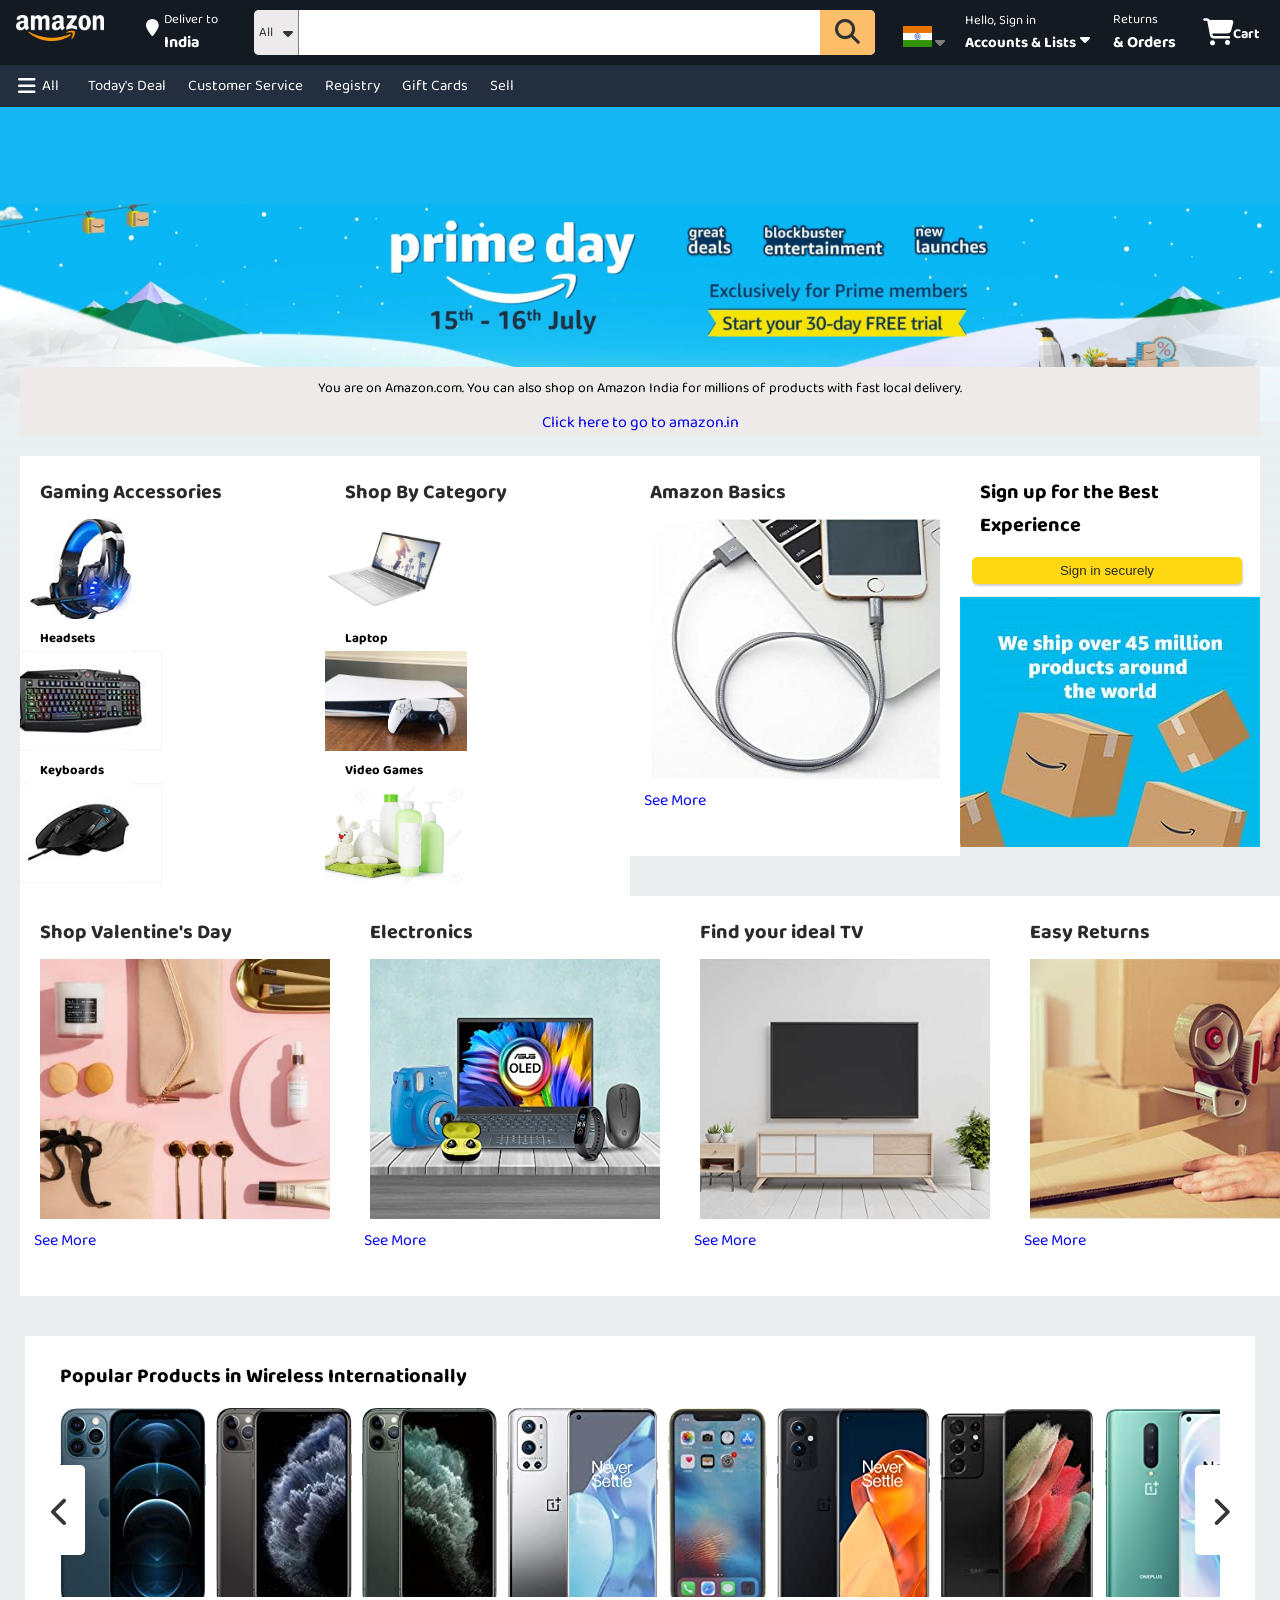
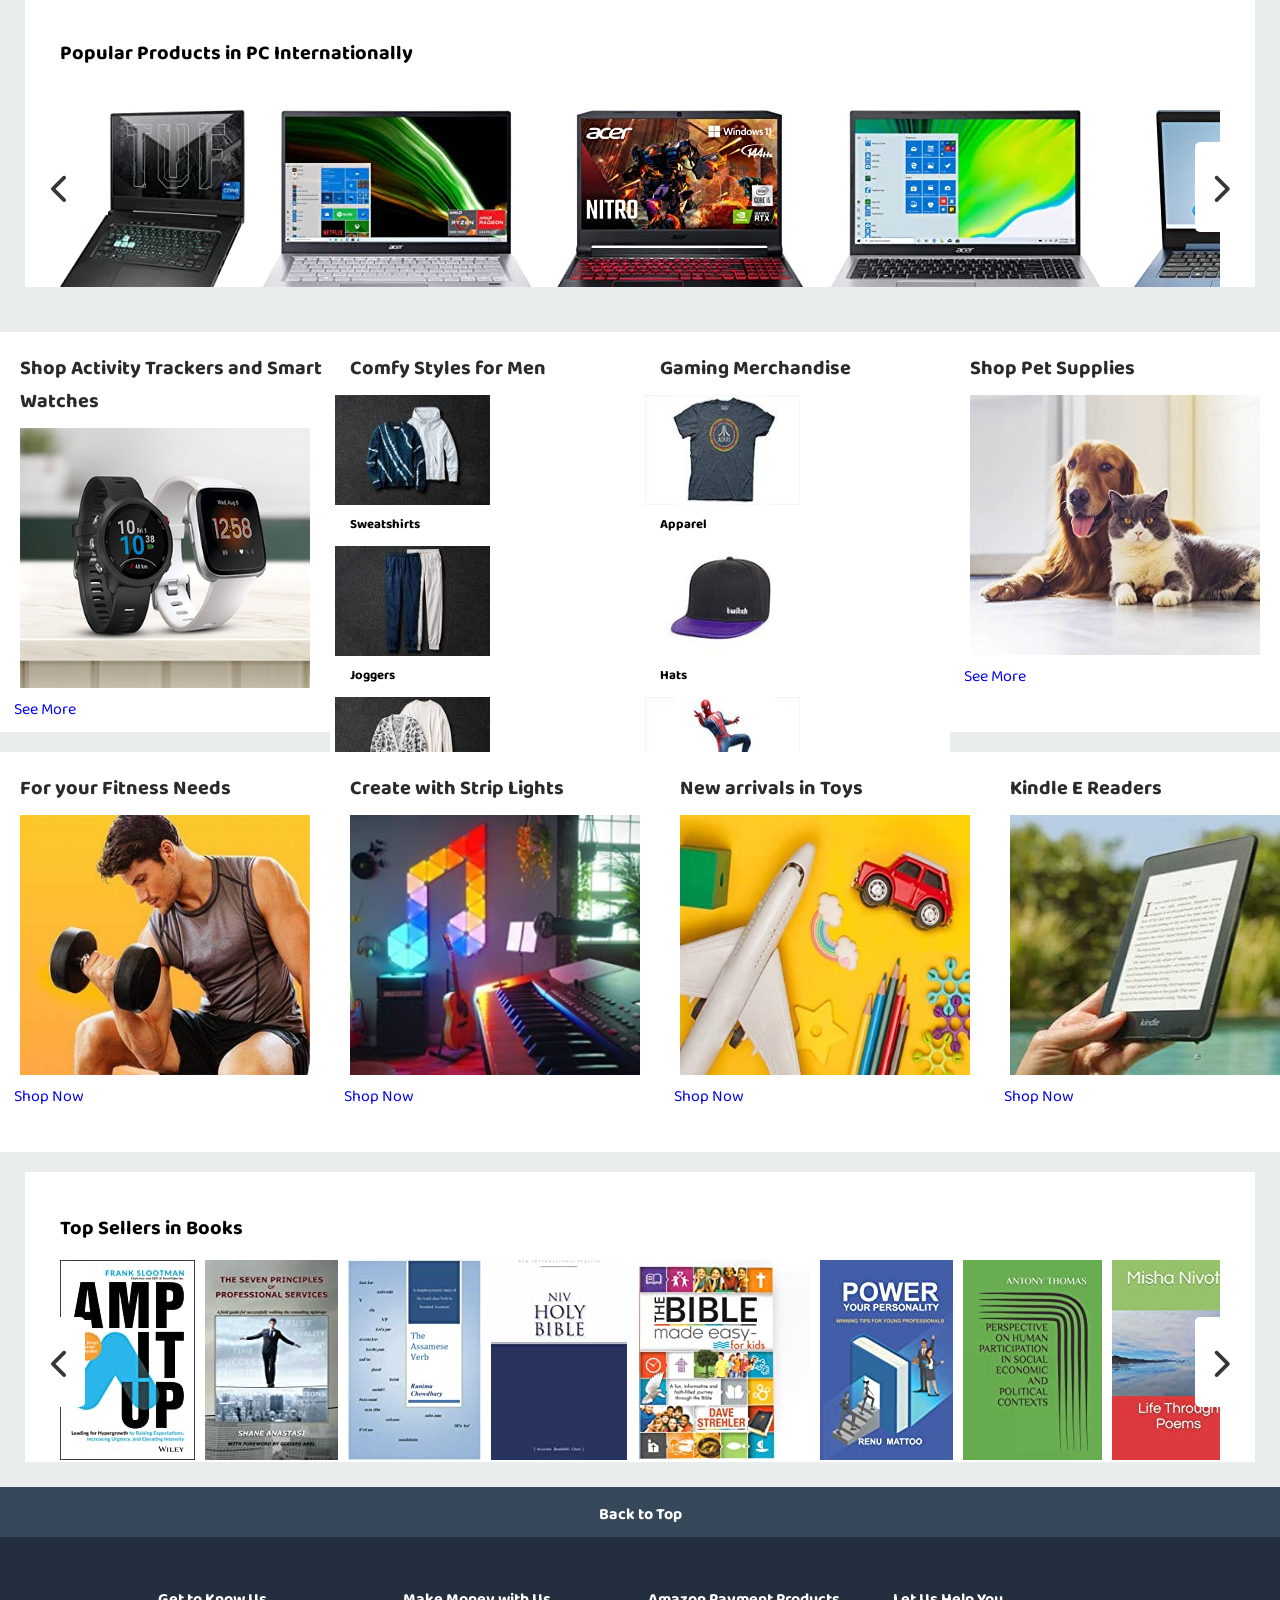
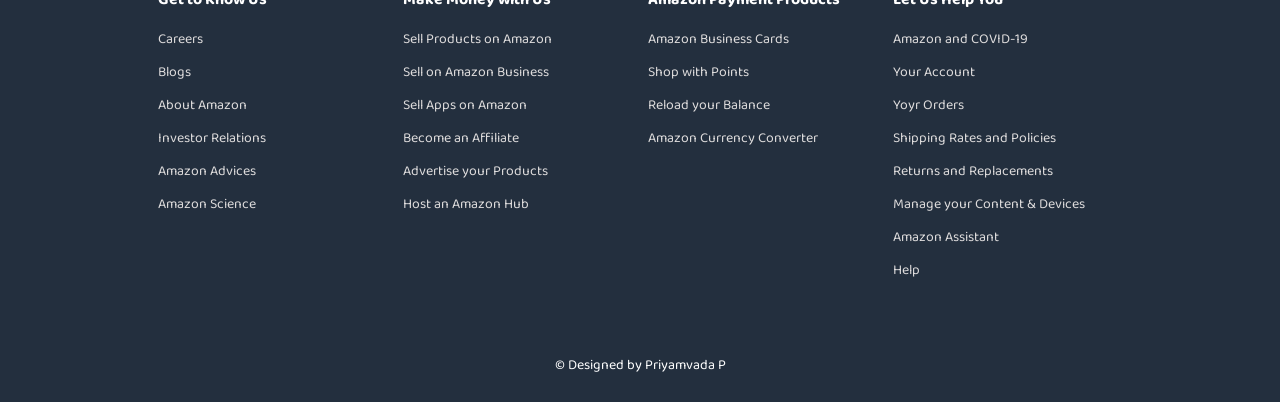
<file: Assignment 2/Amazon clone/index.html>
<!DOCTYPE html>
<html lang="en">
<head>
    <meta charset="UTF-8">
    <meta http-equiv="X-UA-Compatible" content="IE=edge">
    <meta name="viewport" content="width=device-width, initial-scale=1.0">
    <link rel="stylesheet" href="style.css">
    <link rel="stylesheet" href="https://cdnjs.cloudflare.com/ajax/libs/font-awesome/6.2.0/css/all.min.css" integrity="sha512-xh6O/CkQoPOWDdYTDqeRdPCVd1SpvCA9XXcUnZS2FmJNp1coAFzvtCN9BmamE+4aHK8yyUHUSCcJHgXloTyT2A==" crossorigin="anonymous" referrerpolicy="no-referrer" />
    <title>Amazon.com-Shop Online</title>
</head>
<body>
    <div class="sidebar">
        <div class="hdn-head">
            <h2>Hello, Sign in</h2>
        </div>
        <div class="hdn-content">
            <h3>Digital Content & Devices</h3>
            <ul>
                <div>
                    <li>Amazon Music</li><i class="fa-solid fa-angle-right"></i>
                </div>
                <div>
                    <li>Kindle E-Readers & Books</li><i class="fa-solid fa-angle-right"></i>
                </div>
                <div>
                    <li>Appstore for Android</li><i class="fa-solid fa-angle-right"></i>
                </div>
            </ul>
            <div class="line"></div>
        </div>
        <div class="hdn-content">
            <h3>Shop By Department</h3>
            <ul>
                <div>
                    <li>Electronics</li><i class="fa-solid fa-angle-right"></i>
                </div>
                <div>
                    <li>Computers</li><i class="fa-solid fa-angle-right"></i>
                </div>
                <div>
                    <li>Smart Homes</li><i class="fa-solid fa-angle-right"></i>
                </div>
                <div>
                    <li>Arts & Crafts</li><i class="fa-solid fa-angle-right"></i>
                </div>
            </ul>
            <div class="line"></div>
        </div>
        <div class="hdn-content">
            <h3>Programs & Features</h3>
            <ul>
                <div>
                    <li>Gift Cards & Mobile Recharges</li><i class="fa-solid fa-angle-right"></i>
                </div>
                <div>
                    <li>Flight Tickets</li><i class="fa-solid fa-angle-right"></i>
                </div>
                <div>
                    <li>Clearance Store</li><i class="fa-solid fa-angle-right"></i>
                </div>
            </ul>
            <div class="line"></div>
        </div>
    </div>
    <i class="fa-solid fa-xmark"></i>
    <div class="triangle"><i class="fa-solid fa-triangle"></i></div>
        <div class="hdn-sign">
            <div class="hdn-table">
                <div>
                    <h3>Your Lists</h3>
                    <ul>
                        <li>Create a List</li>
                        <li>Find a List & Registry</li>
                        <li>Amazon Smile Charity Lists</li>
                    </ul>
                </div>
                <div class="hdn-line"></div>
                <div>
                    <h3>Your Account</h3>
                    <ul>
                        <li>Account</li>
                        <li>Orders</li>
                        <li>Recommendations</li>
                        <li>Browsing History</li>
                        <li>Watchlist</li>
                        <li>Video Purchases</li>
                        <li>Kindle Unlimited</li>
                        <li>Content & Devices</li>
                        <li>Subscribe & Save Items</li>
                        <li>Membership</li>
                        <li>Music Library</li>
                    </ul>
                </div>
            </div>
        </div>
    <div class="black"></div>
    <header>
        <div class="first">
            <div class="flex logo">
            <a href="#"><img src="images/logo.png" alt=""></a>
            <div class="map flex">
                <i class="fas fa-map-marker"></i>
                <div>
                    <span>Deliver to</span>
                    <span>India</span>
                </div>
            </div>
        </div>
        <div class="flex input">
            <div>
                <span>All</span>
                <i class="fas fa-caret-down"></i>
            </div>
            <input type="text">
            <i class="fas fa-search"></i>
        </div>
        <div class="flex right">
            <div class="flex lang">
                <img src="images/indiaflag.png" alt="">
                <i class="fas fa-caret-down"></i>
            </div>
            <div class="sign">
                <span>Hello, Sign in</span>
                <div class="flex ac">
                    <span>Accounts & Lists</span>
                    <i class="fas fa-caret-down"></i>
                </div>
            </div>
            <div class="sign">
                <span>Returns</span>
                <span>& Orders</span>
            </div>
            <div class="flex cart">
                <i class="fas fa-shopping-cart"></i>
                <span class="ca">Cart</span>
            </div>
        </div>
    </div>
    <div class="second">
        <div class="second-1">
            <div>
                <i class="fas fa-bars"></i>
                <span>All</span>
            </div>
        </div>
        <div class="second-2">
            <ul>
                <li>Today's Deal</li>
                <li>Customer Service</li>
                <li>Registry</li>
                <li>Gift Cards</li>
                <li>Sell</li>
            </ul>
        </div>
        
    </div>
    </header>
    <section class="sec-1">
        <div class="container">
            <div class="container-1">
                <div class="para">
                    <p>You are on Amazon.com. You can also shop on Amazon India for millions of products with fast local delivery.</p><a href="https://www.amazon.in/?&ext_vrnc=hi&tag=googhydrabk1-21&ref=pd_sl_nxqtetlae_e&adgrpid=60571832564&hvpone=&hvptwo=&hvadid=486453138860&hvpos=&hvnetw=g&hvrand=12535176714638732243&hvqmt=e&hvdev=c&hvdvcmdl=&hvlocint=&hvlocphy=9061830&hvtargid=kwd-296458789801&hydadcr=14452_2154371&gclid=Cj0KCQjwnvOaBhDTARIsAJf8eVNJ6D0_UEAgzp9_IEK8-AtbwjPY81k1murdrRDI1PsbLEmGdhyqKDMaArp9EALw_wcB">Click here to go to amazon.in</a>
                </div>
                <div class="product-comp">
                    <div class="box">
                        <h3>Gaming Accessories</h3>
                        <div class="box-a">
                            <div>
                                <img src="images/ga1.jpg" alt="">
                                <span>Headsets</span>
                            </div>
                            <div>
                                <img src="images/ga2.jpg" alt="">
                                <span>Keyboards</span>
                            </div>
                            <div>
                                <img src="images/ga3.jpg" alt="">
                                <span>Computer mice</span>
                            </div>
                            <div>
                                <img src="images/ga4.jpg" alt="">
                                <span>Chairs</span>
                            </div>
                        </div>
                        <a href="#">See More</a>
                    </div>
                    <div class="box">
                        <h3>Shop By Category</h3>
                        <div class="box-a">
                            <div>
                                <img src="images/sc1.jpg" alt="">
                                <span>Laptop</span>
                            </div>
                            <div>
                                <img src="images/sc2.jpg" alt="">
                                <span>Video Games</span>
                            </div>
                            <div>
                                <img src="images/sc3.jpg" alt="">
                                <span>Baby</span>
                            </div>
                            <div>
                                <img src="images/sc4.jpg" alt="">
                                <span>Toy & Games</span>
                            </div>
                        </div>
                        <a href="#">Shop Now</a>
                    </div>
                    <div class="box box-c">
                        <h3>Amazon Basics</h3>
                        <div>
                            <img src="images/amazon basics.jpg" alt="">
                        </div>
                        <a href="#">See More</a>
                    </div>
                    <div class="box-b">
                       <div class="best">
                        <h3>Sign up for the Best Experience</h3>
                        <button>Sign in securely</button>
                       </div>
                       <div>
                        <img src="images/banner.jpg" alt="">
                       </div>
                    </div>
                </div>
                <div class="product-comp">
                    <div class="box box-c">
                        <h3>Shop Valentine's Day</h3>
                        <div>
                            <img src="images/shop valentine's.jpg" alt="">
                        </div>
                        <a href="#">See More</a>
                    </div>
                    <div class="box box-c">
                        <h3>Electronics</h3>
                        <div>
                            <img src="images/electronics.jpg" alt="">
                        </div>
                        <a href="#">See More</a>
                    </div>
                    <div class="box box-c">
                        <h3>Find your ideal TV</h3>
                        <div>
                            <img src="images/find your deal.jpg" alt="">
                        </div>
                        <a href="#">See More</a>
                    </div>
                    <div class="box box-c">
                        <h3>Easy Returns</h3>
                        <div>
                            <img src="images/easy return.jpg" alt="">
                        </div>
                        <a href="#">See More</a>
                    </div>
                </div>
            </div>
            <div class="slider">
                <div class="image-box">
                    <div class="slide">
                        <img src="images/si6.jpg" alt="">
                    </div>
                    <div class="slide">
                        <img src="images/si2.jpg" alt="">
                    </div>
                    <div class="slide">
                        <img src="images/si3.jpg" alt="">
                    </div>
                    <div class="slide">
                        <img src="images/si4.jpg" alt="">
                    </div>
                </div>
            </div>
        </div>
    </section>
    <section class="sec-2">
        <h3>Popular Products in Wireless Internationally</h3>
        <div class="slide-sec">
            <div class="l-btn"><i class="fa-solid fa-chevron-left"></i></div>
            <div class="r-btn"><i class="fa-solid fa-chevron-right"></i></div>
            <h3>Popular Products in Wireless Internationally</h3>
            <ul class="product-slide">
                <li><img src="images/pinter1.jpg" alt=""></li>
                <li><img src="images/pinter2.jpg" alt=""></li>
                <li><img src="images/pinter3.jpg" alt=""></li>
                <li><img src="images/pinter4.jpg" alt=""></li>
                <li><img src="images/pinter5.jpg" alt=""></li>
                <li><img src="images/pinter6.jpg" alt=""></li>
                <li><img src="images/pinter7.jpg" alt=""></li>
                <li><img src="images/pinter8.jpg" alt=""></li>
                <li><img src="images/pinter9.jpg" alt=""></li>
                <li><img src="images/pinter10.jpg" alt=""></li>
                <li><img src="images/pinter11.jpg" alt=""></li>
                <li><img src="images/pinter12.jpg" alt=""></li>
                <li><img src="images/pinter13.jpg" alt=""></li>
                <li><img src="images/pinter14.jpg" alt=""></li>
                <li><img src="images/pinter15.jpg" alt=""></li>
            </ul>
        </div>
    </section>
    <section class="sec-2">
        <!-- <h3>Popular Products in Wirelessly Internationally</h3> -->
        <div class="slide-sec">
            <div class="l-btn btn-1b"><i class="fa-solid fa-chevron-left"></i></div>
            <div class="r-btn btn-1a"><i class="fa-solid fa-chevron-right"></i></div>
             <h3>Popular Products in PC Internationally</h3>
            <ul class="product-slide product-slide-1">
                <li><img src="images/pc2.jpg" alt=""></li>
                <li><img src="images/pc3.jpg" alt=""></li>
                <li><img src="images/pc4.jpg" alt=""></li>
                <li><img src="images/pc5.jpg" alt=""></li>
                <li><img src="images/pc6.jpg" alt=""></li>
                <li><img src="images/pc7.jpg" alt=""></li>
                <li><img src="images/pc8.jpg" alt=""></li>
                <li><img src="images/pc9.jpg" alt=""></li>
                <li><img src="images/pc10.jpg" alt=""></li>
                <li><img src="images/pc11.jpg" alt=""></li>
                <li><img src="images/pc12.jpg" alt=""></li>
                <li><img src="images/pc13.jpg" alt=""></li>
                <li><img src="images/pc14.jpg" alt=""></li>
                <li><img src="images/pc15.jpg" alt=""></li>
            </ul>
        </div>
    </section>
    <div class="product-comp">
        <div class="box box-c">
            <h3>Shop Activity Trackers and Smart Watches</h3>
            <div>
                <img src="images/watch.jpg" alt="">
            </div>
            <a href="#">See More</a>
        </div>
        <div class="box box-d">
            <h3>Comfy Styles for Men</h3>
            <div class="box-a">
                <div>
                    <img src="images/cm1.jpg" alt="">
                    <span>Sweatshirts</span>
                </div>
                <div>
                    <img src="images/cm2.jpg" alt="">
                    <span>Joggers</span>
                </div>
                <div>
                    <img src="images/cm3.jpg" alt="">
                    <span>Cardigans</span>
                </div>
                <div>
                    <img src="images/cm4.jpg" alt="">
                    <span>Easy Tees</span>
                </div>
            </div>
            <a href="#">See More</a>
        </div>
        <div class="box box-d">
            <h3>Gaming Merchandise</h3>
            <div class="box-a">
                <div>
                    <img src="images/gm1.jpg" alt="">
                    <span>Apparel</span>
                </div>
                <div>
                    <img src="images/gm2.jpg" alt="">
                    <span>Hats</span>
                </div>
                <div>
                    <img src="images/gm3.jpg" alt="">
                    <span>Action Figures</span>
                </div>
                <div>
                    <img src="images/gm4.jpg" alt="">
                    <span>Mugs</span>
                </div>
            </div>
            <a href="#">See More</a>
        </div>
        <div class="box box-c">
            <h3>Shop Pet Supplies</h3>
            <div>
                <img src="images/pets.jpg" alt="">
            </div>
            <a href="#">See More</a>
        </div>        
        
    </div>
    <div class="product-comp">
        <div class="box box-c">
            <h3>For your Fitness Needs</h3>
            <div>
                <img src="images/fitness.jpg" alt="">
            </div>
            <a href="#">Shop Now</a>
        </div>  
        <div class="box box-c">
            <h3>Create with Strip Lights</h3>
            <div>
                <img src="images/light.jpg" alt="">
            </div>
            <a href="#">Shop Now</a>
        </div>  
        <div class="box box-c">
            <h3>New arrivals in Toys</h3>
            <div>
                <img src="images/craft.jpg" alt="">
            </div>
            <a href="#">Shop Now</a>
        </div>  
        <div class="box box-c">
            <h3>Kindle E Readers</h3>
            <div>
                <img src="images/reader.jpg" alt="">
            </div>
            <a href="#">Shop Now</a>
        </div>  
    </div>
    <section class="sec-2">
        <!-- <h3>Popular Products in Wirelessly Internationally</h3> -->
        <div class="slide-sec">
            <div class="l-btn btn-1c"><i class="fa-solid fa-chevron-left"></i></div>
            <div class="r-btn btn-1d"><i class="fa-solid fa-chevron-right"></i></div>
             <h3>Top Sellers in Books</h3>
            <ul class="product-slide product-slide-2">
                <li><img src="images/b1.jpg" alt=""></li>
                <li><img src="images/b2.jpg" alt=""></li>
                <li><img src="images/b3.jpg" alt=""></li>
                <li><img src="images/b4.jpg" alt=""></li>
                <li><img src="images/b5.jpg" alt=""></li>
                <li><img src="images/b6.jpg" alt=""></li>
                <li><img src="images/b7.jpg" alt=""></li>
                <li><img src="images/b8.jpg" alt=""></li>
                <li><img src="images/b9.jpg" alt=""></li>
                <li><img src="images/b10.jpg" alt=""></li>
            </ul>
        </div>
    </section>
    <section class="footer">
        <div class="backtop">
            <span>Back to Top</span>
        </div>
        <div class="detail">
            <div class="table">
                <div>
                    <div class="t-head">Get to Know Us</div>
                    <ul>
                        <li>Careers</li>
                        <li>Blogs</li>
                        <li>About Amazon</li>
                        <li>Investor Relations</li>
                        <li>Amazon Advices</li>
                        <li>Amazon Science</li>
                    </ul>
                </div>
            
                <div>
                    <div class="t-head">Make Money with Us</div>
                    <ul>
                        <li>Sell Products on Amazon</li>
                        <li>Sell on Amazon Business</li>
                        <li>Sell Apps on Amazon</li>
                        <li>Become an Affiliate</li>
                        <li>Advertise your Products</li>
                        <li>Host an Amazon Hub</li>
                    </ul>
                </div>
            
           
                <div>
                    <div class="t-head">Amazon Payment Products</div>
                    <ul>
                        <li>Amazon Business Cards</li>
                        <li>Shop with Points</li>
                        <li>Reload your Balance</li>
                        <li>Amazon Currency Converter</li>
                    </ul>
                </div>
            
            
                <div>
                    <div class="t-head">Let Us Help You</div>
                    <ul>
                        <li>Amazon and COVID-19</li>
                        <li>Your Account</li>
                        <li>Yoyr Orders</li>
                        <li>Shipping Rates and Policies</li>
                        <li>Returns and Replacements</li>
                        <li>Manage your Content & Devices</li>
                        <li>Amazon Assistant</li>
                        <li>Help</li>
                    </ul>
                </div>
            </div>
        </div>
        <div class="line"></div>
        <div class="copy">
            <span>&copy; Designed by Priyamvada P</span>
        </div>
    </section>
    <script src="app.js"></script>
</body>
</html>
</file>
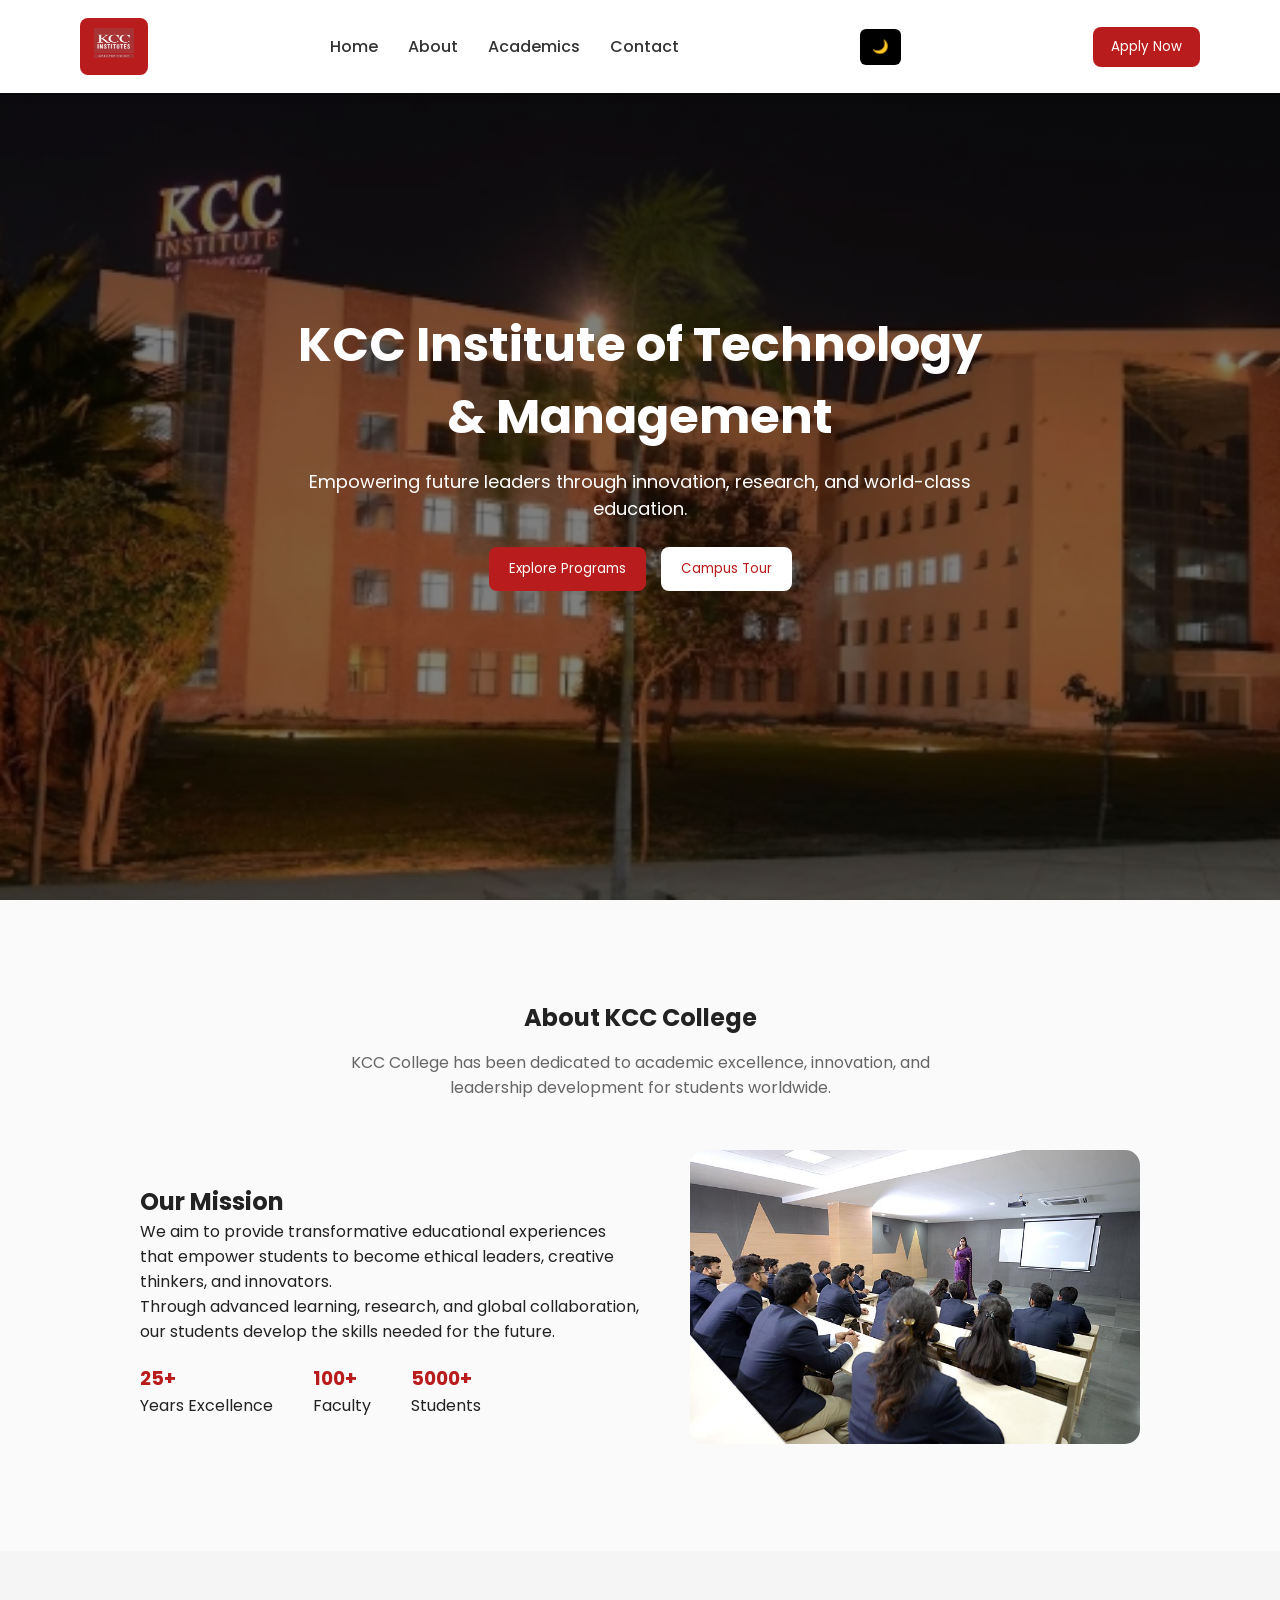
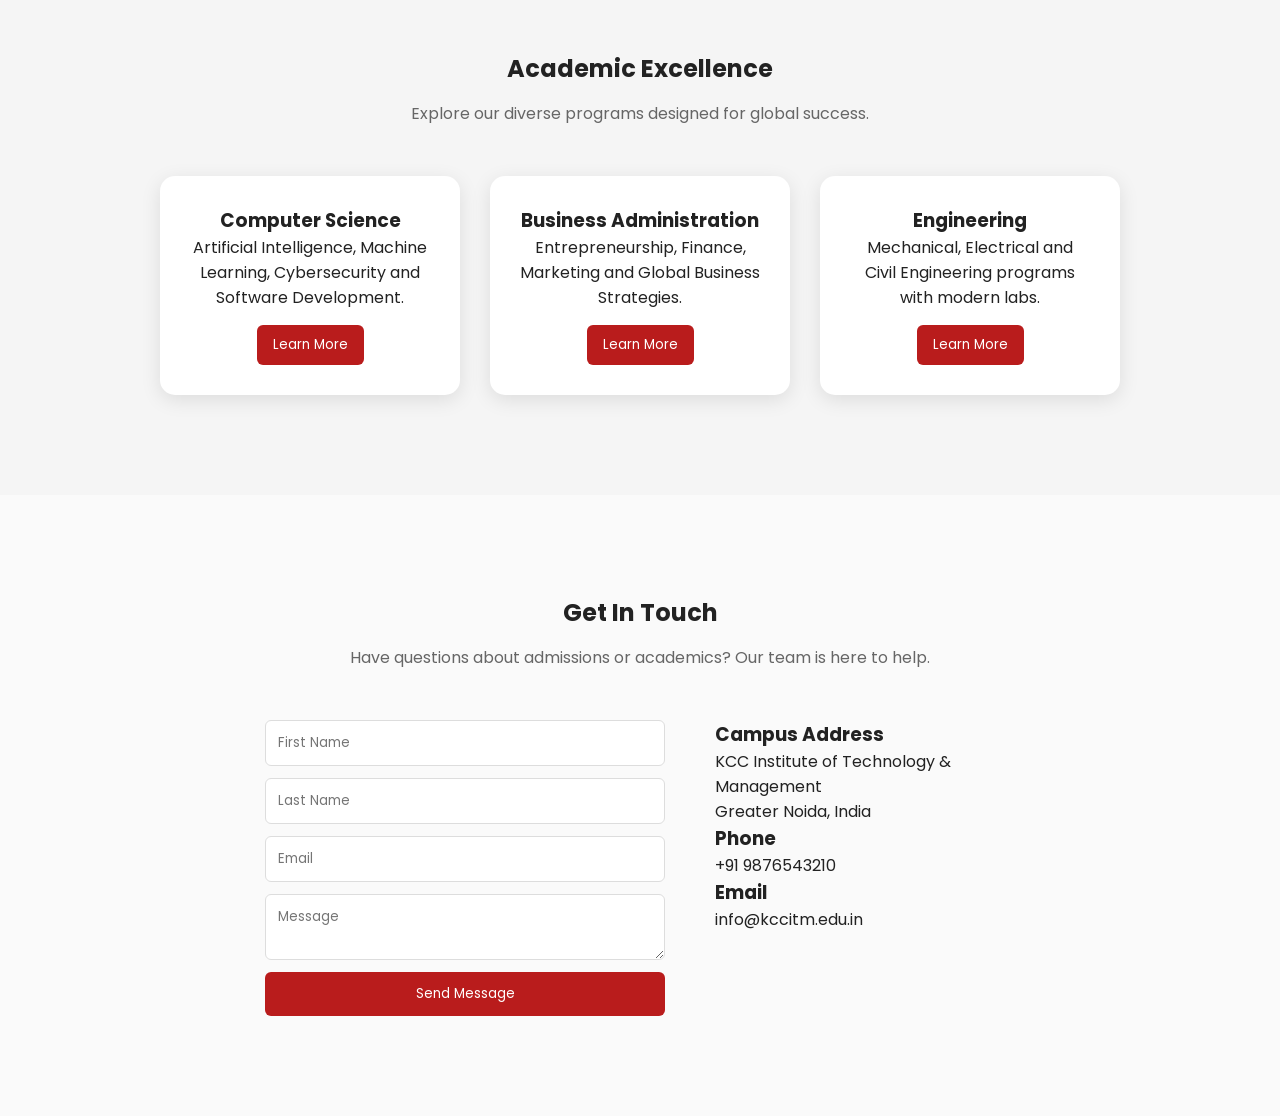
<file: Assignment 3/College website/index.html>
<!DOCTYPE html>
<html lang="en">

<head>
<meta charset="UTF-8">
<meta name="viewport" content="width=device-width, initial-scale=1.0">

<title>KCC College</title>

<link rel="stylesheet" href="style.css">

<link href="https://fonts.googleapis.com/css2?family=Poppins:wght@300;400;500;600;700&display=swap" rel="stylesheet">

</head>


<body>

<!-- NAVBAR -->

<header>

<nav class="navbar">

<div class="logo">
<div class="logo-box">
    <img src="kcc-logo.webp" alt="KCC Logo">
    </div>
</div>

<ul class="nav-links">
<li><a href="#hero">Home</a></li>
<li><a href="#about">About</a></li>
<li><a href="#academics">Academics</a></li>
<li><a href="#contact">Contact</a></li>
</ul>
<button id="darkModeToggle">🌙</button>
<button class="apply-btn">Apply Now</button>

</nav>

</header>



<!-- HERO SECTION -->

<section id="hero" class="hero">

<div class="hero-content">

<h1>KCC Institute of Technology & Management</h1>

<p>
Empowering future leaders through innovation,
research, and world-class education.
</p>

<div class="hero-buttons">
<button class="primary-btn">Explore Programs</button>
<button class="secondary-btn">Campus Tour</button>
</div>

</div>

</section>



<!-- ABOUT -->

<section id="about" class="about">

<h1>About KCC College</h1>

<p class="subtitle">
KCC College has been dedicated to academic excellence,
innovation, and leadership development for students worldwide.
</p>

<div class="about-container">

<div class="about-text">

<h2>Our Mission</h2>

<p>
We aim to provide transformative educational experiences
that empower students to become ethical leaders,
creative thinkers, and innovators.
</p>

<p>
Through advanced learning, research, and global collaboration,
our students develop the skills needed for the future.
</p>

<div class="stats">

<div>
<h3>25+</h3>
<p>Years Excellence</p>
</div>

<div>
<h3>100+</h3>
<p>Faculty</p>
</div>

<div>
<h3>5000+</h3>
<p>Students</p>
</div>

</div>

</div>

<div class="about-img">

<img src="saminar-room.jpg">

</div>

</div>

</section>



<!-- ACADEMICS -->

<section id="academics" class="academics">

<h1>Academic Excellence</h1>

<p class="subtitle">
Explore our diverse programs designed for global success.
</p>

<div class="programs">

<div class="program-card">

<h3>Computer Science</h3>

<p>
Artificial Intelligence, Machine Learning,
Cybersecurity and Software Development.
</p>

<button>Learn More</button>

</div>


<div class="program-card">

<h3>Business Administration</h3>

<p>
Entrepreneurship, Finance, Marketing
and Global Business Strategies.
</p>

<button>Learn More</button>

</div>


<div class="program-card">

<h3>Engineering</h3>

<p>
Mechanical, Electrical and Civil Engineering
programs with modern labs.
</p>

<button>Learn More</button>

</div>

</div>

</section>



<!-- CONTACT -->

<section id="contact" class="contact">

<h1>Get In Touch</h1>

<p class="subtitle">
Have questions about admissions or academics?
Our team is here to help.
</p>

<div class="contact-container">

<div class="contact-form">

<input type="text" placeholder="First Name">

<input type="text" placeholder="Last Name">

<input type="email" placeholder="Email">

<textarea placeholder="Message"></textarea>

<button>Send Message</button>

</div>


<div class="contact-info">

<h3>Campus Address</h3>
<p>KCC Institute of Technology & Management<br>Greater Noida, India</p>

<h3>Phone</h3>
<p>+91 9876543210</p>

<h3>Email</h3>
<p>info@kccitm.edu.in</p>

</div>

</div>

</section>
<script>
    
const toggle = document.getElementById("darkModeToggle");

toggle.addEventListener("click", () => {
document.body.classList.toggle("dark-mode");
});

</script>



</body>
</html>
</file>
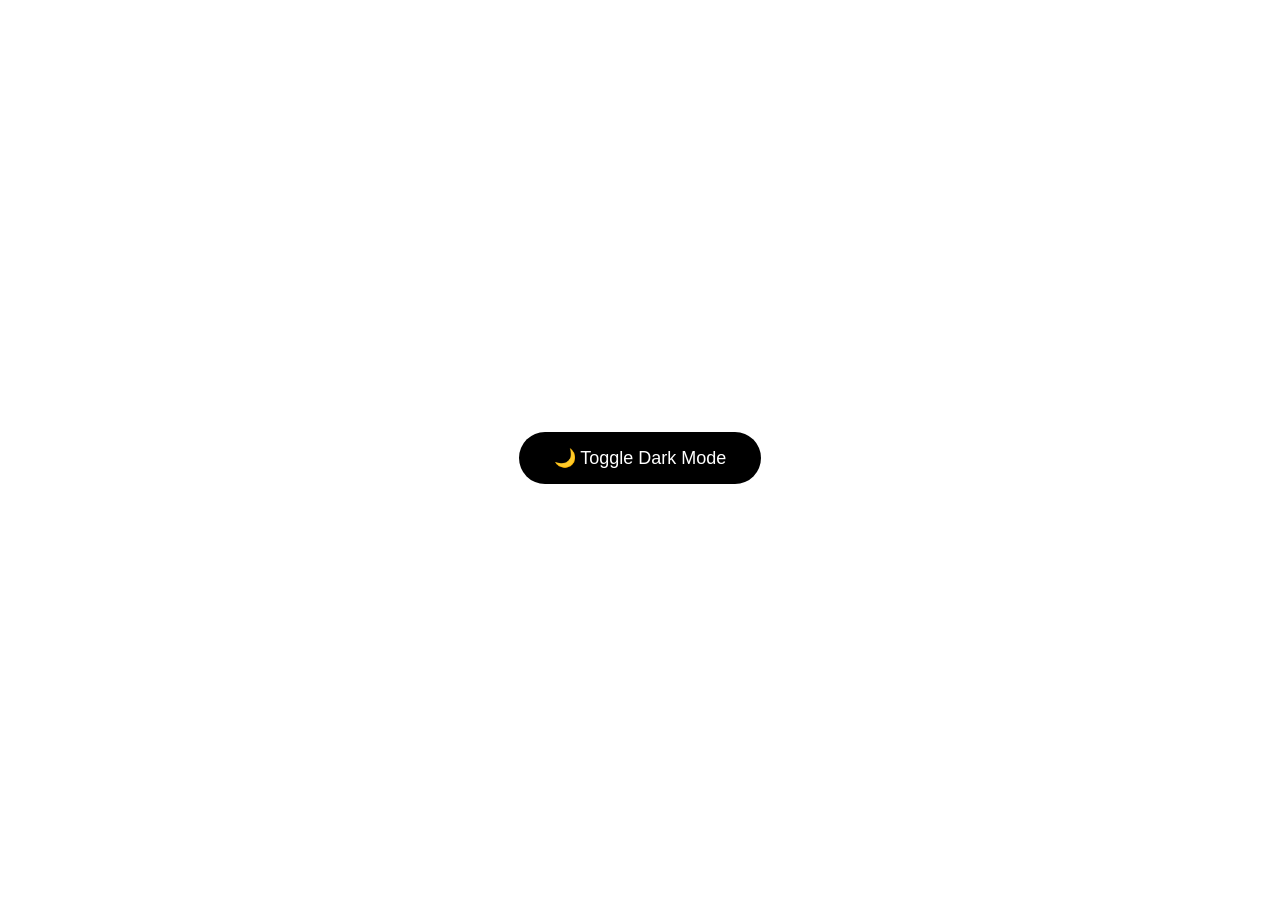
<file: Assignment 4/dark-mode-toggle/index.html>
<!DOCTYPE html>
<html lang="en">
<head>
    <meta charset="UTF-8">
    <meta name="viewport" content="width=device-width, initial-scale=1.0">
    <title>Document</title>
    <link rel="stylesheet" href="style.css">
</head>
<body>
    <button id="darkModeToggle">🌙 Toggle Dark Mode</button>
<script>
const toggle = document.getElementById("darkModeToggle");

/* Check saved theme */
if(localStorage.getItem("theme") === "dark"){
    document.body.classList.add("dark-mode");
}

/* Toggle theme */
toggle.addEventListener("click", () => {
    document.body.classList.toggle("dark-mode");

    if(document.body.classList.contains("dark-mode")){
        localStorage.setItem("theme","dark");
    }else{
        localStorage.setItem("theme","light");
    }
});
</script>
</body>
</html>
</file>
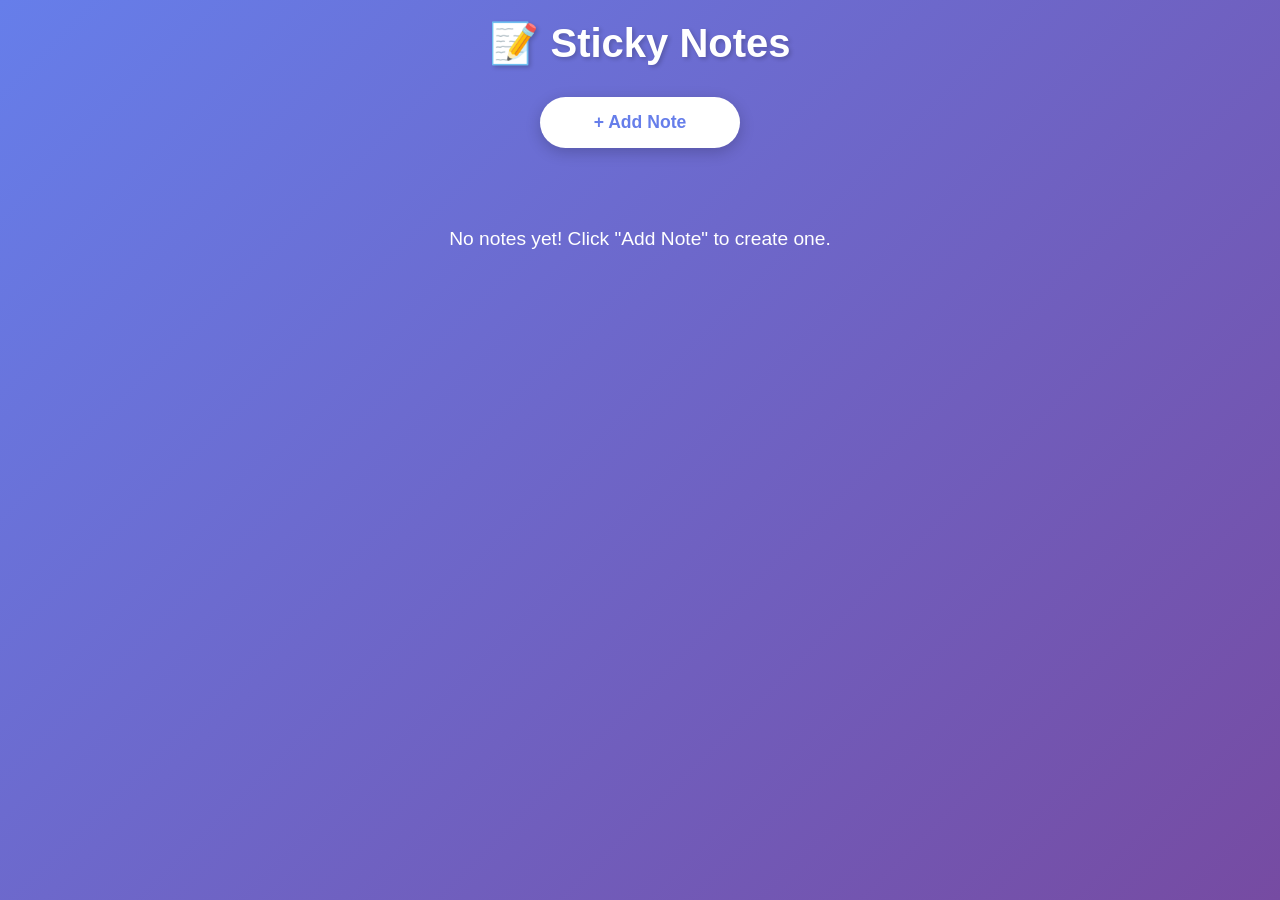
<file: Assignment 5/Sticky-note/index.html>
<!DOCTYPE html>
<html lang="en">
<head>
    <meta charset="UTF-8">
    <meta name="viewport" content="width=device-width, initial-scale=1.0">
    <title>Sticky Notes</title>
    <style>
        * {
            margin: 0;
            padding: 0;
            box-sizing: border-box;
        }

        body {
            font-family: 'Segoe UI', Tahoma, Geneva, Verdana, sans-serif;
            background: linear-gradient(135deg, #667eea 0%, #764ba2 100%);
            min-height: 100vh;
            padding: 20px;
        }

        .container {
            max-width: 1200px;
            margin: 0 auto;
        }

        h1 {
            color: white;
            text-align: center;
            margin-bottom: 30px;
            font-size: 2.5rem;
            text-shadow: 2px 2px 4px rgba(0,0,0,0.2);
        }

        .add-note-btn {
            display: block;
            width: 200px;
            margin: 0 auto 30px;
            padding: 15px 30px;
            background: white;
            color: #667eea;
            border: none;
            border-radius: 50px;
            font-size: 1.1rem;
            font-weight: bold;
            cursor: pointer;
            box-shadow: 0 4px 15px rgba(0,0,0,0.2);
            transition: all 0.3s ease;
        }

        .add-note-btn:hover {
            transform: translateY(-2px);
            box-shadow: 0 6px 20px rgba(0,0,0,0.3);
        }

        .notes-grid {
            display: grid;
            grid-template-columns: repeat(auto-fill, minmax(250px, 1fr));
            gap: 20px;
        }

        .note {
            background: #fff9c4;
            border-radius: 10px;
            padding: 20px;
            min-height: 200px;
            box-shadow: 0 4px 10px rgba(0,0,0,0.1);
            transition: all 0.3s ease;
            position: relative;
            display: flex;
            flex-direction: column;
        }

        .note:hover {
            transform: rotate(2deg) scale(1.02);
            box-shadow: 0 8px 25px rgba(0,0,0,0.2);
        }

        .note-title {
            font-size: 1.2rem;
            font-weight: bold;
            color: #333;
            margin-bottom: 10px;
            border: none;
            background: transparent;
            outline: none;
            width: 100%;
        }

        .note-title::placeholder {
            color: #999;
        }

        .note-content {
            flex: 1;
            font-size: 1rem;
            color: #555;
            resize: none;
            border: none;
            background: transparent;
            outline: none;
            width: 100%;
            font-family: inherit;
            line-height: 1.5;
        }

        .note-content::placeholder {
            color: #999;
        }

        .note-footer {
            display: flex;
            justify-content: space-between;
            margin-top: 15px;
            padding-top: 10px;
            border-top: 1px solid rgba(0,0,0,0.1);
        }

        .note-date {
            font-size: 0.75rem;
            color: #888;
        }

        .delete-btn {
            background: #ff6b6b;
            color: white;
            border: none;
            padding: 5px 12px;
            border-radius: 15px;
            cursor: pointer;
            font-size: 0.8rem;
            transition: all 0.3s ease;
        }

        .delete-btn:hover {
            background: #ee5a5a;
            transform: scale(1.1);
        }

        .note textarea {
            background: transparent;
        }

        .empty-message {
            text-align: center;
            color: white;
            font-size: 1.2rem;
            margin-top: 50px;
        }

        /* Different colors for notes */
        .note:nth-child(6n+1) { background: #fff9c4; }
        .note:nth-child(6n+2) { background: #f8bbd0; }
        .note:nth-child(6n+3) { background: #c8e6c9; }
        .note:nth-child(6n+4) { background: #bbdefb; }
        .note:nth-child(6n+5) { background: #ffe0b2; }
        .note:nth-child(6n+6) { background: #e1bee7; }
    </style>
</head>
<body>
    <div class="container">
        <h1>📝 Sticky Notes</h1>
        <button class="add-note-btn" onclick="createNote()">+ Add Note</button>
        <div class="notes-grid" id="notesGrid"></div>
        <p class="empty-message" id="emptyMessage">No notes yet! Click "Add Note" to create one.</p>
    </div>

    <script src="script.js">    
    </script>
</body>
</html>
</file>
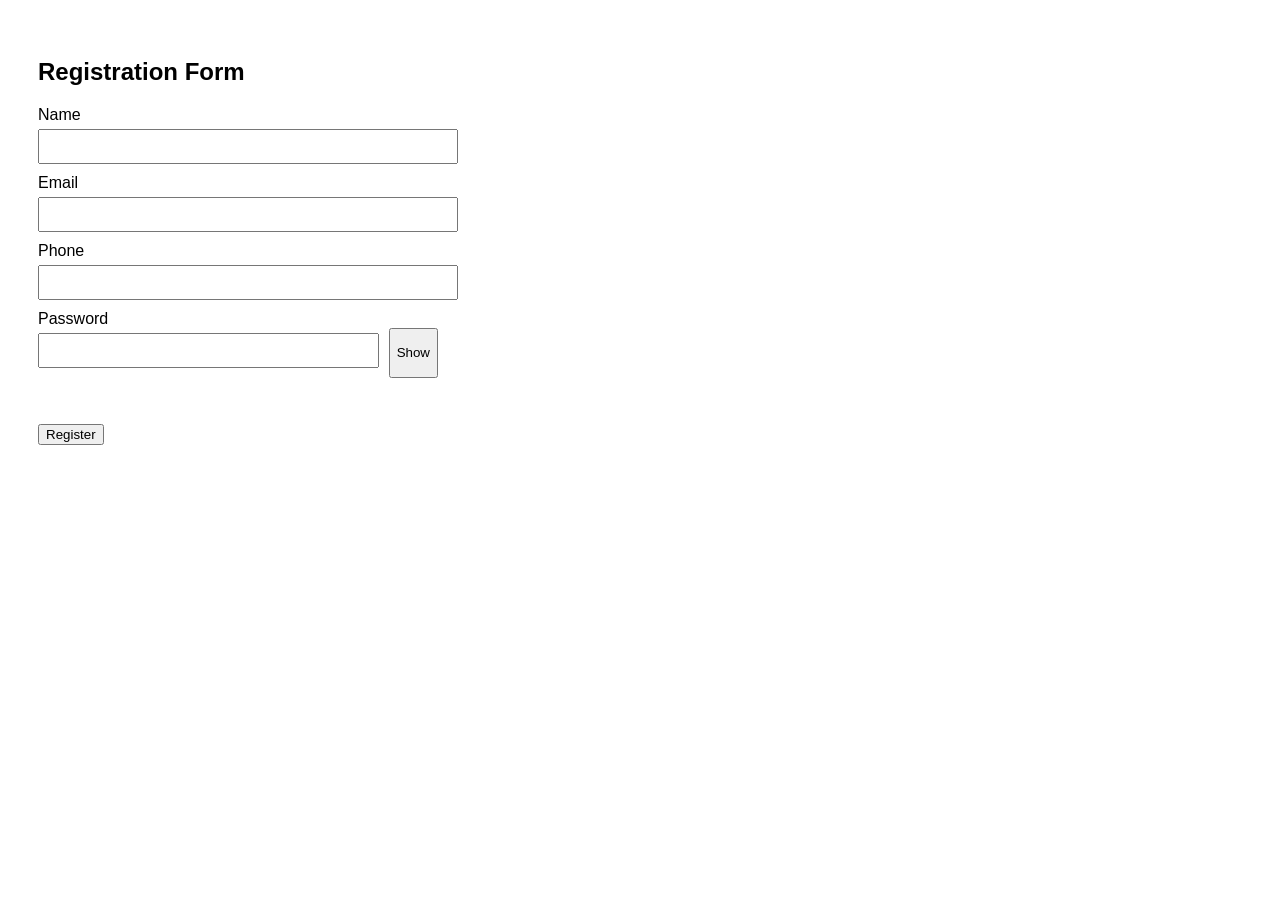
<file: Assignment 6/Form Validation/index.html>
<!DOCTYPE html>
<html>
<head>
<title>Registration Form</title>
<link rel="stylesheet" href="style.css">
</head>
<body>

<h2>Registration Form</h2>

<form id="form">

<label>Name</label>
<input type="text" id="name">
<span class="error" id="nameError"></span>

<label>Email</label>
<input type="text" id="email">
<span class="error" id="emailError"></span>

<label>Phone</label>
<input type="text" id="phone">
<span class="error" id="phoneError"></span>

<label>Password</label>
<div class="password-box">
<input type="password" id="password">
<button type="button" id="togglePassword">Show</button>
</div>

<div id="strength"></div>
<span class="error" id="passwordError"></span>

<br><br>
<button type="submit">Register</button>

</form>

<script src="script.js"></script>

</body>
</html>
</file>
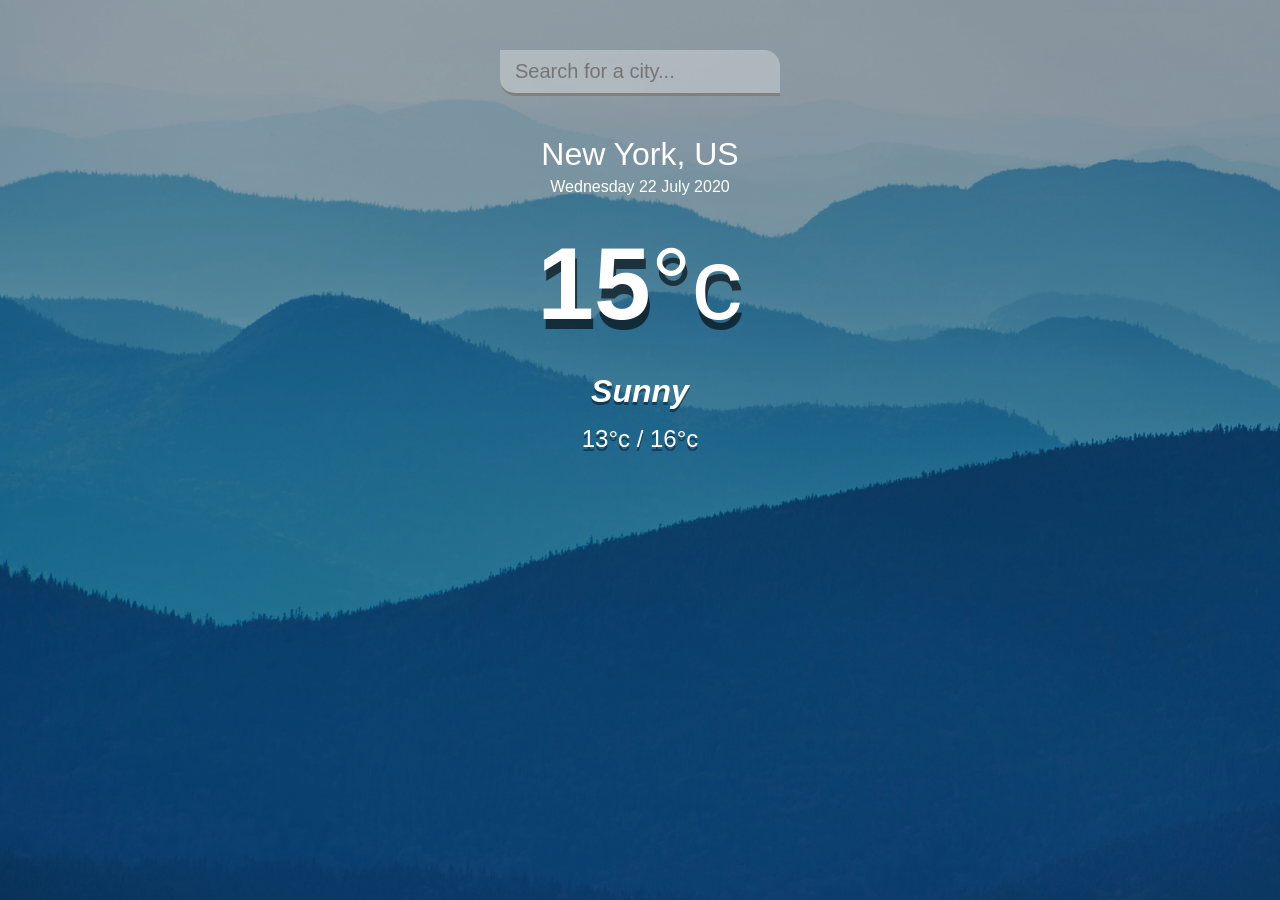
<file: Assignment 7/Simple-Weather-App/index.html>
<!DOCTYPE html>
<html lang="en">
<head>
  <meta charset="UTF-8">
  <meta name="viewport" content="width=device-width, initial-scale=1.0">
  <title>Weather App</title>
  <link rel="stylesheet" href="main.css" />
</head>
<body>
  <div class="app-wrap">
    <header>
      <input type="text" autocomplete="off" class="search-box" placeholder="Search for a city..." />
    </header>
    <main>
      <section class="location">
        <div class="city">New York, US</div>
        <div class="date">Wednesday 22 July 2020</div>
      </section>
      <div class="current">
        <div class="temp">15<span>°c</span></div>
        <div class="weather">Sunny</div>
        <div class="hi-low">13°c / 16°c</div>
      </div>
    </main>
  </div>
  <script src="main.js"></script>
</body>
</html>
</file>
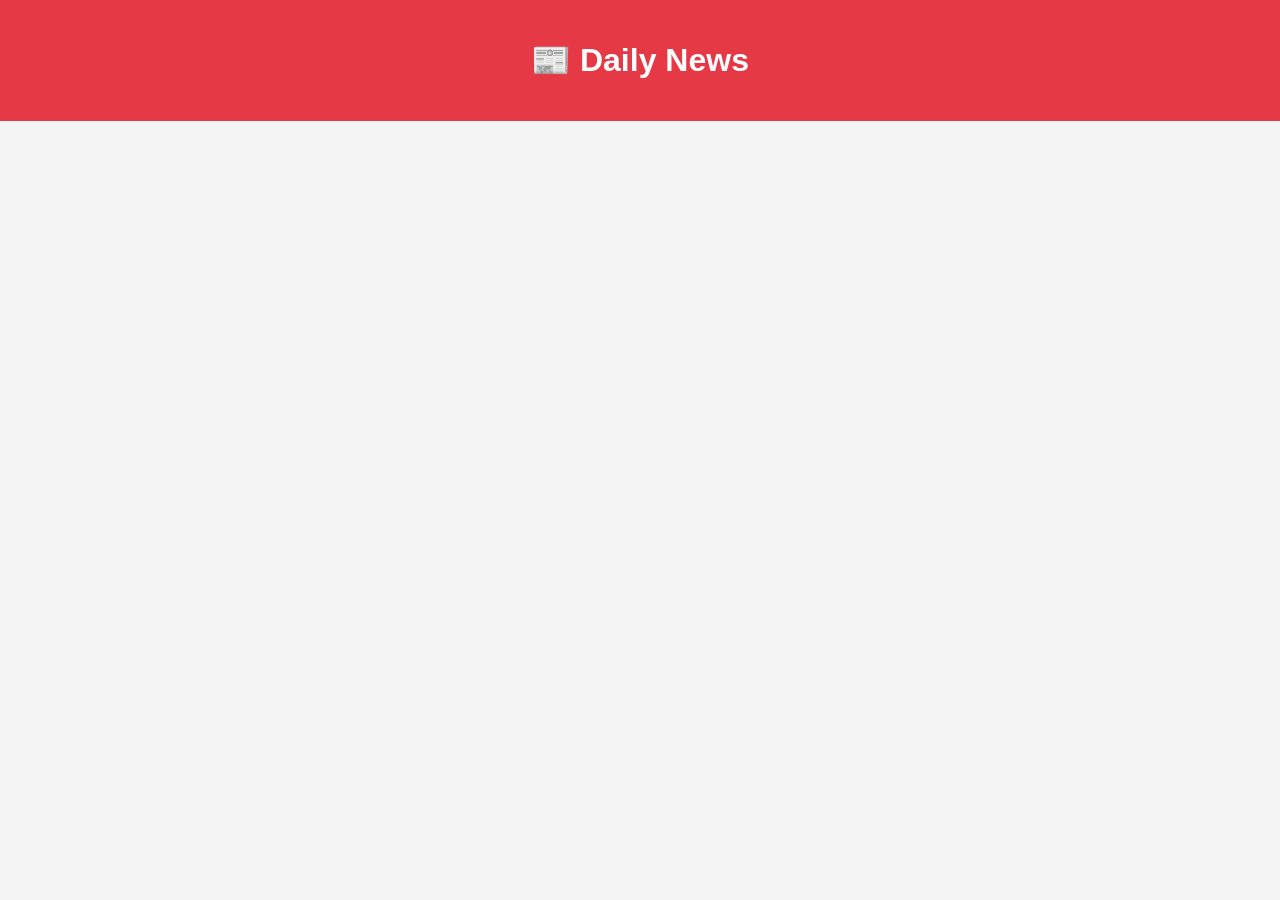
<file: Assignment 8/News app/index.html>
<!DOCTYPE html>
<html lang="en">
<head>
<meta charset="UTF-8">
<meta name="viewport" content="width=device-width, initial-scale=1.0">
<title>Daily News</title>
<link rel="stylesheet" href="style.css">
</head>

<body>

<header>
<h1>📰 Daily News</h1>
</header>

<div id="news-container"></div>

<script src="script.js"></script>

</body>
</html>
</file>
<file: Assignment 2/Amazon clone/style.css>
@import url('https://fonts.googleapis.com/css2?family=Baloo+Bhai+2&display=swap');
*{
    margin:0;
    padding:0;
    text-decoration: none;
    box-sizing: border-box;
    list-style: none;
}
body{
    font-family: 'Baloo Bhai 2', cursive;
    width: 100%;
    box-sizing: border-box;
    background-color: #eaeded;
}
.first{
    width:100%;
    height:65px;
    background-color: #131a22;
    display: flex;
    align-items: center;
    flex-direction: column;
}
.first img{
    width:100px;
    padding:5px;
    margin: 6px 10px;
    border: 1px solid transparent;
}
.first{
    display:flex;
    flex-direction: row;
    justify-content: space-between;
}
.flex{
    display: flex;
    justify-content: center;
}
.flex span,i{
    color:white;
}
.logo{
    flex:0.18;
    margin-right:8px;
    justify-content: space-between;
}
.map{
    border: 1px solid transparent;
}

.map i{
    margin-top: 15px;
    padding-left: 5px;
    font-size: 17px;
}
.map div{
    padding: 5px;
    display: flex;
    cursor: pointer;
    flex-direction: column;
}
.map div span:first-child{
    font-weight: 400;
    font-size: 13px;
}
.map div span{
    font-weight: bold;
}
.right{
    justify-content: space-between;
    flex: 0.30;
    margin-right: 10px;
    align-items: center;
}
.input{
    width:100%;
    background-color: white;
    flex:0.5;
    border-radius: 5px;
    display: flex;
    margin: 0 10px;
    align-items: center;
    justify-content: space-between;
    overflow: hidden;
}
.input input{
    outline: none;
    width:80%;
    font-size: 15px;
    padding: 5px 2px;
    border: none;
}
.input .fa-search{
    color: rgb(51,51,51);
    padding: 10px 15px;
    font-size: 25px;
    cursor: pointer;
    background-color: #febd69;
    border-radius: 0 5px 5px 0;
}
.input div{
    display: flex;
    justify-content: center;
    align-items: center;
    border-right: 1px solid gray;
    background-color: rgb(236,234,234);
    padding:5px 0;
}
.input div span{
    border-radius: 5px 0 0 5px;
    color: rgb(51,51,51);
    padding: 7px 5px;
    font-size: 13px;
    cursor: pointer;
}
.input .fa-caret-down{
    color: rgb(51,51,51);
    cursor: pointer;
    padding:5px;
}
.lang i{
    margin:0;
    padding: 0;
    color:gray;
}
.lang{
    padding: 2px;
    display: flex;
    justify-content: center;
    align-items: flex-end;
    border:1px solid transparent;
}
.right img{
    width:35px;
    height:35px;
    padding:2px;
    padding-top: 10px;
    margin:0;
    cursor: pointer;
}
.sign{
    display: flex;
    flex-direction: column;
    padding:3px 6px;
    border: 1px solid transparent;
    cursor:pointer;
}
.sign span:first-child{
    font-weight: 400;
    font-size: 13px;
}
.sign span{
    display:inline-block;
    width:100%;
    font-weight: bold;
}
.flex .ac span{
    font-size: 15px;
    margin-right: 4px;
    font-weight: bold;
}
.fa-shopping-cart{
    font-size: 27px;
}
.ca{
    font-size: 14px;
    font-weight: bold;
}
.cart{
    align-items: flex-end;
    position:relative;
    padding:5px 10px;
    border: 1px solid transparent;
    cursor: pointer;
}
.cart p{
    position: absolute;
    font-weight: bolder;
    color:#131a22;
    top: 7px;
    left:20px;
}
.cart:hover{
    border: 1px solid white;
    border-radius: 3px;
}
.logo img:hover{
    border: 1px solid white;
    border-radius: 3px;
}
.map:hover{
    border: 1px solid white;
    border-radius: 3px;
}
.lang:hover{
    border: 1px solid white;
    border-radius: 3px;
}
.sign:hover{
    border: 1px solid white;
    border-radius: 3px;
}
.lang:hover{
    border: 1px solid white;
    border-radius: 3px;
}
.input .fa-search:hover{
    background-color: #fdae46;
}
.input div:hover{
    background-color: rgb(204,202,202);
    color:black;
}
.second{
    width:100%;
    height:42px;
    background-color: #232f3e;
    display: flex;
    align-items: center;
    color:white;
    overflow: hidden;;
}
.second ul{
    align-items: center;
    list-style: none;
    display: flex;
    justify-content: flex-start;
}
.second span{
    font-size: 15px;
}
.second-1 div i{
    font-size: 20px;
    cursor: pointer;
    border: 1px solid transparent;
}
.second li{
    padding:5px 10px;
    font-size: 15px;
    margin: 7px 0;
    cursor: pointer;
    border: 1px solid transparent;
}
.second-1{
    flex:0.06;
    display: flex;
    justify-content: center;
    align-items: center;
}
.second-1 div{
    display: flex;
    align-items: center;
    padding-left: 5px;
}
.second-2{
    display: flex;
    flex:0.74;
    justify-content: flex-start;
}
.second-3{
    flex:0.2;
    display: flex;
    justify-content: flex-end;
    margin-right: 20px;
    overflow: hidden;
}
.second-3 span{
    padding:5px 10px;
    cursor: pointer;
    border: 1px solid transparent;
}
.second-1 div span{
    padding:5px;
    cursor: pointer;
}
.second-1 div:hover{
    border:1px solid white;
}
.second-2 li:hover{
    border:1px solid white;
}
.second-3 span:hover{
    border:1px solid white;
}
.sec-1{
    position: relative;
    width:100%;
    height: 1150px;
    box-sizing: border-box;
}
.slide img{
    width:1380px;
    height: 100%;
}
.container{
    position: relative;
    width:100%;
    height: auto;
}
.slider{
    width:100%;
    overflow: hidden;
    position: relative;
    height: 560px;
}
.image-box{
    display: flex;
    position: absolute;
    animation: carousel 15s alternate infinite;
}
@keyframes carousel{
    0%{
        left:0;
    }
    20%{
        left:0%;
    }
    24%{
        left:-1380px;
    }
    50%{
        left:-1380px;
    }
    54%{
        left:calc(-1380*2px);
    }
    80%{
        left:calc(-1380*2px);
    }
    84%{
        left:calc(-1380*3px);
    }
    100%{
        left:calc(-1380*3px);
    }
}
.container-1{
    position:absolute;
    z-index:1;
    top:240px;
    width:100%;
    left:0;
    padding:20px;
    display: flex;
    flex-direction: column;
    align-items: center;
    background:linear-gradient(to bottom, transparent, #eaeded 30%);
}
.container-1 .para{
    background-color: rgb(238,234,234);
    width:100%;
    text-align: center;
}
.container-1 div:first-child p{
    font-size: 14px;
    padding:10px 0;
}
.product-comp{
    width:100%;
    height:100%;
    display: flex;
    box-sizing: border-box;
    margin:20px 0;
    justify-content: space-around;
}
.product-comp .box{
    width:335px;
    height:400px;
    background-color: white;
}
.box h3{
    margin-top: 20px;
    margin-left: 20px;
    font-size: 20px;
    margin-bottom: 10px;
    color:rgb(43,42,42);
}
.box a{
    margin-left:4px;
    padding:10px;
}

.box-a{
    overflow: hidden;
    background-color: white;
}
.box div img{
    width:165px;
    height:100px;
    cursor: pointer;
    margin-left: -14%;
    margin-right: 0;
}
.box-a div{
    display: inline-block;
}
.box-a div span{
    display:block;
    font-size: 13px;
    margin-left: 20px;
    font-weight: bold;
}
.box-b{
    display: flex;
    flex-direction: column;
    align-items: center;
    justify-content: space-between;
}
.box-b .best{
    background-color: white;
    height:140px;
    width:300px;
}
.best h3{
    font-size: 20px;
    margin: 20px;
    margin-bottom: 15px;
}
.best button{
    border-radius: 5px;
    box-shadow: 1px 2px 2px rgb(211,207,207);
    color: rgb(43,42,42);
    background-color: #ffd814;
    width:270px;
    height:27px;
    margin-left: 12px;
    border:none;
}
.box.box-c img{
    margin:0 20px;
    height:260px;
    width:290px;
    cursor: pointer;
}
.sec-2{
    width:100%;
    height:315px;
    padding:25px;
    padding-top:0;
    padding-bottom: 25px;
}
.sec-2 h3{
    font-size: 20px;
    padding-bottom: 5px;
    margin-top:5px;
}
.slide-sec{
    height: 100%;
    width:100%;
    padding:35px;
    overflow-x: hidden;
    background-color: white;
    position: relative;
    margin-top: 20px;
    margin-bottom: 25px;
}
.product-slide{
    display: flex;
    margin-top: 10px;
    overflow-x: scroll;
    scroll-behavior: smooth;
}
.product-slide::-webkit-scrollbar{
    background-color: transparent;
    height:7px; 
    cursor: pointer;
}
.product-slide::-webkit-scrollbar-thumb{
    border-radius: 10px;
    cursor: pointer;
}
.product-slide li{
    list-style: none;
    margin-right: 10px;
    margin-bottom: 15px;
    cursor: pointer;
}
.l-btn, 
.r-btn{
    background-color: rgb(255,255,255,1);
    height:90px;
    width:50px;
    text-align: center;
    cursor:pointer;
    top:50%;
    position: absolute; 
    border:2px solid transparent; 
}
.l-btn{
    border-radius: 0 5px 5px 0;
    left:10px;
}
.r-btn{
    border-radius: 5px 0 0 5px;
    right:10px;
}
.l-btn:hover{
    border: 3px solid rgb(2,150,150);
}
.r-btn:hover{
    border: 3px solid rgb(2,150,150);
}
.r-btn i, .l-btn i{
    color: rgb(54,54,54);
    position:absolute;
    font-size: 30px;
    top:35%;
    left:12%;
    right:12%;
}
.slide-sec h3{
    font-size: 20px;
    margin-top:5px;
    margin-bottom: 0;
}
.product-slide.product-slide-1{
    display: flex;
    margin-top: 35px;
    overflow-x: scroll;
    scroll-behavior: smooth;
}
.box-d a{
    padding-top: 10px;
}
.box-d div img{
    width:155px;
    height:110px;
    margin-left: 5px;
    margin-right: 0px;
}
.box-d div span{
    margin-bottom: 11px;
}
.footer{
    width:100%;
    height:450px;
    transition: all 0.2s;
}
.backtop{
    text-align: center;
    height:50px;
    background-color: #37475a;
    padding:15px;
    cursor: pointer;
}
.backtop span{
    color:white;
    font-weight: bold;
}
.backtop:hover{
    background-color: #4d627c;
}
.detail{
    background-color: #232f3e;
    height:375px;
}
.table{
    margin:0 150px;
    height:100%;
    display: flex;
    justify-content: space-around;
    padding-top:50px;
}
.table div{
    width:230px;
}
.t-head{
    font-size: 16px;
    color:white;
    font-weight: bold;
    margin-bottom: 5px;
}
.table li{
    color: rgb(223,221,221);
    padding-top:10px;
    font-weight: lighter;
    list-style: none;
    font-size: 14px;
}
.copy{
    background-color: #232f3e;
    height: 90px;
    padding:40px;
    text-align: center;
}
.copy span{
    color:white;
    font-size: 14px;
}
.line{
    height:0.4px;
    width:100%;
    background-color: rgb(172,172,172);

}
.sidebar{
    background-color: white;
    width:330px;
    height:100%;
    transform: translateX(-390px);
    transition: all 0.5s;
    height:100%;
    position:absolute;
    z-index:101;
    overflow-y: scroll;
    box-shadow: 2px 2px 30px black;
}
.hdn-head{
    background-color: #232f3e;
    height:60px;
    width:100%;
    color:white;
    text-align: center;
}
.hdn-head h2{
    line-height: 60px;
}
.hdn-content h3{
    padding:20px 25px;
    color:rgb(39,39,39);
}
.hdn-content ul div{
    display: flex;
    cursor: pointer;
    transition: all 0.2s;
    font-size: rgb(70,70,70);
    font-size: 14px;
    padding:15px 25px;
    justify-content: space-between;
}
.fa-xmark {
    top:20px;
    left:350px;
    position:absolute;
    display: none;
    font-size: 30px;
    z-index:101;
    cursor: pointer;
}
.fa-angle-right{
    color:rgb(27,27,27);
}
.hdn-content ul div:hover{
    background-color: rgb(230,227,227);
}
.hdn-content ul{
    padding-bottom: 9px;
}
.black{
    height:100%;
    position: absolute;
    background-color: rgba(0,0,0,0.7);

}
.black.active{
    width:100%;
    z-index: 100;
}
.black.active-1{
    top:70px;
    width:100%;
    z-index:99;
}
.sidebar.active{
    transform: translateX(0);
}
.fa-xmark.active{
    display: block;
}
.hdn-sign.active{
    display: block;
}
.triangle.active{
    display: block;
}
.triangle{
    position:absolute;
    z-index:101;
    display:none;
    right:210px;
    top:42px;
    background-color: transparent;
    width:0;
    height:0;
    display:none;
    transition:all 2s;
    border:10px solid blue;
    border-color: transparent transparent white transparent;
}
.hdn-sign{
    position: absolute;
    z-index:101;
    transition: all 2s;
    display: none;
    width:500px;
    height: 350px;
    top:60px;
    right:80px;
    background-color: white;
    border-radius: 5px;
}
.hdn-table{
    display: flex;
    justify-content: space-around;
    padding:20px 0;
}
.hdn-table h3{
    font-size: 16px;
    padding:10px 0;
}
.hdn-table li{
    color: rgb(84,84,84);
    font-size: 13px;
    padding:5px 0;
    cursor: pointer;
}
.hdn-line{
    width:0.5px;
    color:black;
    background-color: rgb(190,190,190);
    height:280px;
}
.stop-scroll{
    overflow: hidden;
    height:100%;
}
</file>
<file: Assignment 3/College website/style.css>
*{
margin:0;
padding:0;
box-sizing:border-box;
font-family:'Poppins',sans-serif;
}

body{
background:#fafafa;
color:#222;
}



/* NAVBAR */
.logo-box img{
width:40px;
height: 30px;
}
.navbar{
display:flex;
justify-content:space-between;
align-items:center;
padding:18px 80px;
background:white;
position:fixed;
width:100%;
z-index:100;
box-shadow:0 2px 10px rgba(0,0,0,0.1);
}

.logo{
display:flex;
align-items:center;
gap:10px;
}

.logo-box{
background:#b91c1c;
color:white;
padding:10px 14px;
border-radius:8px;
font-weight:bold;
}

.nav-links{
display:flex;
list-style:none;
gap:30px;
}

.nav-links a{
text-decoration:none;
color:#333;
font-weight:500;
}

.nav-links a:hover{
color:#b91c1c;
}

.apply-btn{
background:#b91c1c;
color:white;
border:none;
padding:10px 18px;
border-radius:8px;
cursor:pointer;
}



/* HERO */

.hero{
height:100vh;

background-image: linear-gradient(rgba(0,0,0,0.5), rgba(0,0,0,0.5)),
url("Screenshot_9-3-2026_94050_www.bing.com.jpeg");

background-size:cover;
background-position:center;
background-repeat:no-repeat;

display:flex;
align-items:center;
justify-content:center;
text-align:center;
color:white;
}

.hero-content{
max-width:700px;
}

.hero h1{
font-size:48px;
margin-bottom:15px;
}

.hero p{
font-size:18px;
margin-bottom:25px;
}

.hero-buttons{
display:flex;
gap:15px;
justify-content:center;
}

.primary-btn{
background:#b91c1c;
color:white;
border:none;
padding:12px 20px;
border-radius:8px;
cursor:pointer;
}

.secondary-btn{
background:white;
color:#b91c1c;
border:none;
padding:12px 20px;
border-radius:8px;
cursor:pointer;
}



/* ABOUT */

.about{
padding:100px 120px;
text-align:center;
}

.subtitle{
color:#666;
margin:15px auto 50px;
max-width:600px;
}

.about-container{
display:flex;
align-items:center;
gap:50px;
justify-content:center;
}

.about-text{
max-width:500px;
text-align:left;
}

.about-img img{
width:450px;
border-radius:15px;
}

.stats{
display:flex;
gap:40px;
margin-top:20px;
}

.stats h3{
color:#b91c1c;
}



/* ACADEMICS */

.academics{
background:#f5f5f5;
padding:100px 120px;
text-align:center;
}

.programs{
display:flex;
gap:30px;
justify-content:center;
margin-top:40px;
}

.program-card{
background:white;
padding:30px;
width:300px;
border-radius:15px;
box-shadow:0 5px 20px rgba(0,0,0,0.1);
transition:0.3s;
}

.program-card:hover{
transform:translateY(-10px);
}

.program-card button{
margin-top:15px;
background:#b91c1c;
color:white;
border:none;
padding:10px 16px;
border-radius:6px;
}



/* CONTACT */

.contact{
padding:100px 120px;
text-align:center;
}

.contact-container{
display:flex;
gap:50px;
justify-content:center;
margin-top:40px;
}

.contact-form{
display:flex;
flex-direction:column;
gap:12px;
width:400px;
}

.contact-form input,
.contact-form textarea{
padding:12px;
border:1px solid #ddd;
border-radius:6px;
}

.contact-form button{
background:#b91c1c;
color:white;
border:none;
padding:12px;
border-radius:6px;
}

.contact-info{
text-align:left;
max-width:300px;
}
/* DARK MODE */

.dark-mode{
background:#000000;
color:white;
}

.dark-mode .navbar{
background:#000000;
}

.dark-mode .nav-links a{
color:white;
}

.dark-mode .about{
background:#000000;
}

.dark-mode .academics{
background:#000000;
}

.dark-mode .program-card{
background:#000000;
color:white;
}

.dark-mode .contact{
background:#000000;
}

#darkModeToggle{
background:#000000;
color:white;
border:none;
padding:8px 12px;
border-radius:6px;
cursor:pointer;
margin-right:10px;
}
</file>
<file: Assignment 4/dark-mode-toggle/style.css>
body{
    height:100vh;
    display:flex;
    justify-content:center;
    align-items:center;
    transition:0.3s;
    font-family: Arial, sans-serif;
}


.dark-mode{
    background-color:#121212;
    color:white;
}


#darkModeToggle{
    padding:15px 35px;
    font-size:18px;
    border:none;
    border-radius:30px;
    cursor:pointer;
    background:linear-gradient(45deg,#000000,#000000);
    color:white;
    box-shadow:0 8px 20px rgba(254, 254, 254, 0.2);
    transition:0.3s;
}

#darkModeToggle:hover{
    transform:scale(1.08);
}
</file>
<file: Assignment 6/Form Validation/style.css>
body{
font-family: Arial;
padding: 30px;
}

form{
max-width:400px;
}

input{
width:100%;
padding:8px;
margin-top:5px;
margin-bottom:10px;
}

.error{
color:red;
font-size:12px;
}

.password-box{
display:flex;
}

.password-box button{
margin-left:10px;
}

#strength{
font-weight:bold;
margin-bottom:10px;
}
</file>
<file: Assignment 7/Simple-Weather-App/main.css>
* {
  margin: 0;
  padding: 0;
  box-sizing: border-box;
}

body {
  font-family: 'montserrat', sans-serif;
  background-image: url('bg.jpg');
  background-size: cover;
  background-position: top center;
}

.app-wrap {
  display: flex;
  flex-direction: column;
  min-height: 100vh;
  background-image: linear-gradient(to bottom, rgba(0, 0, 0, 0.3), rgba(0, 0, 0, 0.3));
}

header {
  display: flex;
  justify-content: center;
  align-items: center;
  padding: 50px 15px 15px;
}

header input {
  width: 100%;
  max-width: 280px;
  padding: 10px 15px;
  border: none;
  outline: none;
  background-color: rgba(255, 255, 255, 0.3);
  border-radius: 0px 16px 0px 16px;
  border-bottom: 3px solid gray;

  color: #313131;
  font-size: 20px;
  font-weight: 300;
  transition: 0.2s ease-out;
}

header input:focus {
  background-color: rgba(255, 255, 255, 0.6);
}

main {
  flex: 1 1 100%;
  padding: 25px 25px 50px;
  display: flex;
  flex-direction: column;
  align-items: center;
  text-align: center;
}

.location .city {
  color: #fff;
  font-size: 32px;
  font-weight: 500;
  margin-bottom: 5px;
}

.location .date {
  color: #fff;
  font-size: 16px;
}

.current .temp {
  color: #fff;
  font-size: 102px;
  font-weight: 900;
  margin: 30px 0px;
  text-shadow: 2px 10px rgba(0, 0, 0, 0.6);
}

.current .temp span {
  font-weight: 500;
}

.current .weather {
  color: #fff;
  font-size: 32px;
  font-weight: 700;
  font-style: italic;
  margin-bottom: 15px;
  text-shadow: 0px 3px rgba(0, 0, 0, 0.4);
}

.current .hi-low {
  color: #fff;
  font-size: 24px;
  font-weight: 500;
  text-shadow: 0px 4px rgba(0, 0, 0, 0.4);
}
</file>
<file: Assignment 8/News app/style.css>
body{
font-family: Arial;
margin:0;
background:#f4f4f4;
}

header{
background:#e63946;
color:white;
padding:20px;
text-align:center;
}

#news-container{
display:grid;
grid-template-columns: repeat(auto-fit,minmax(300px,1fr));
gap:20px;
padding:20px;
}

.card{
background:white;
border-radius:10px;
overflow:hidden;
box-shadow:0 4px 10px rgba(0,0,0,0.1);
}

.card img{
width:100%;
height:200px;
object-fit:cover;
}

.card-content{
padding:15px;
}

.card-content h3{
margin-bottom:10px;
}

.card-content p{
font-size:14px;
color:#555;
}

.card-content a{
display:inline-block;
margin-top:10px;
color:#e63946;
font-weight:bold;
text-decoration:none;
}
</file>
